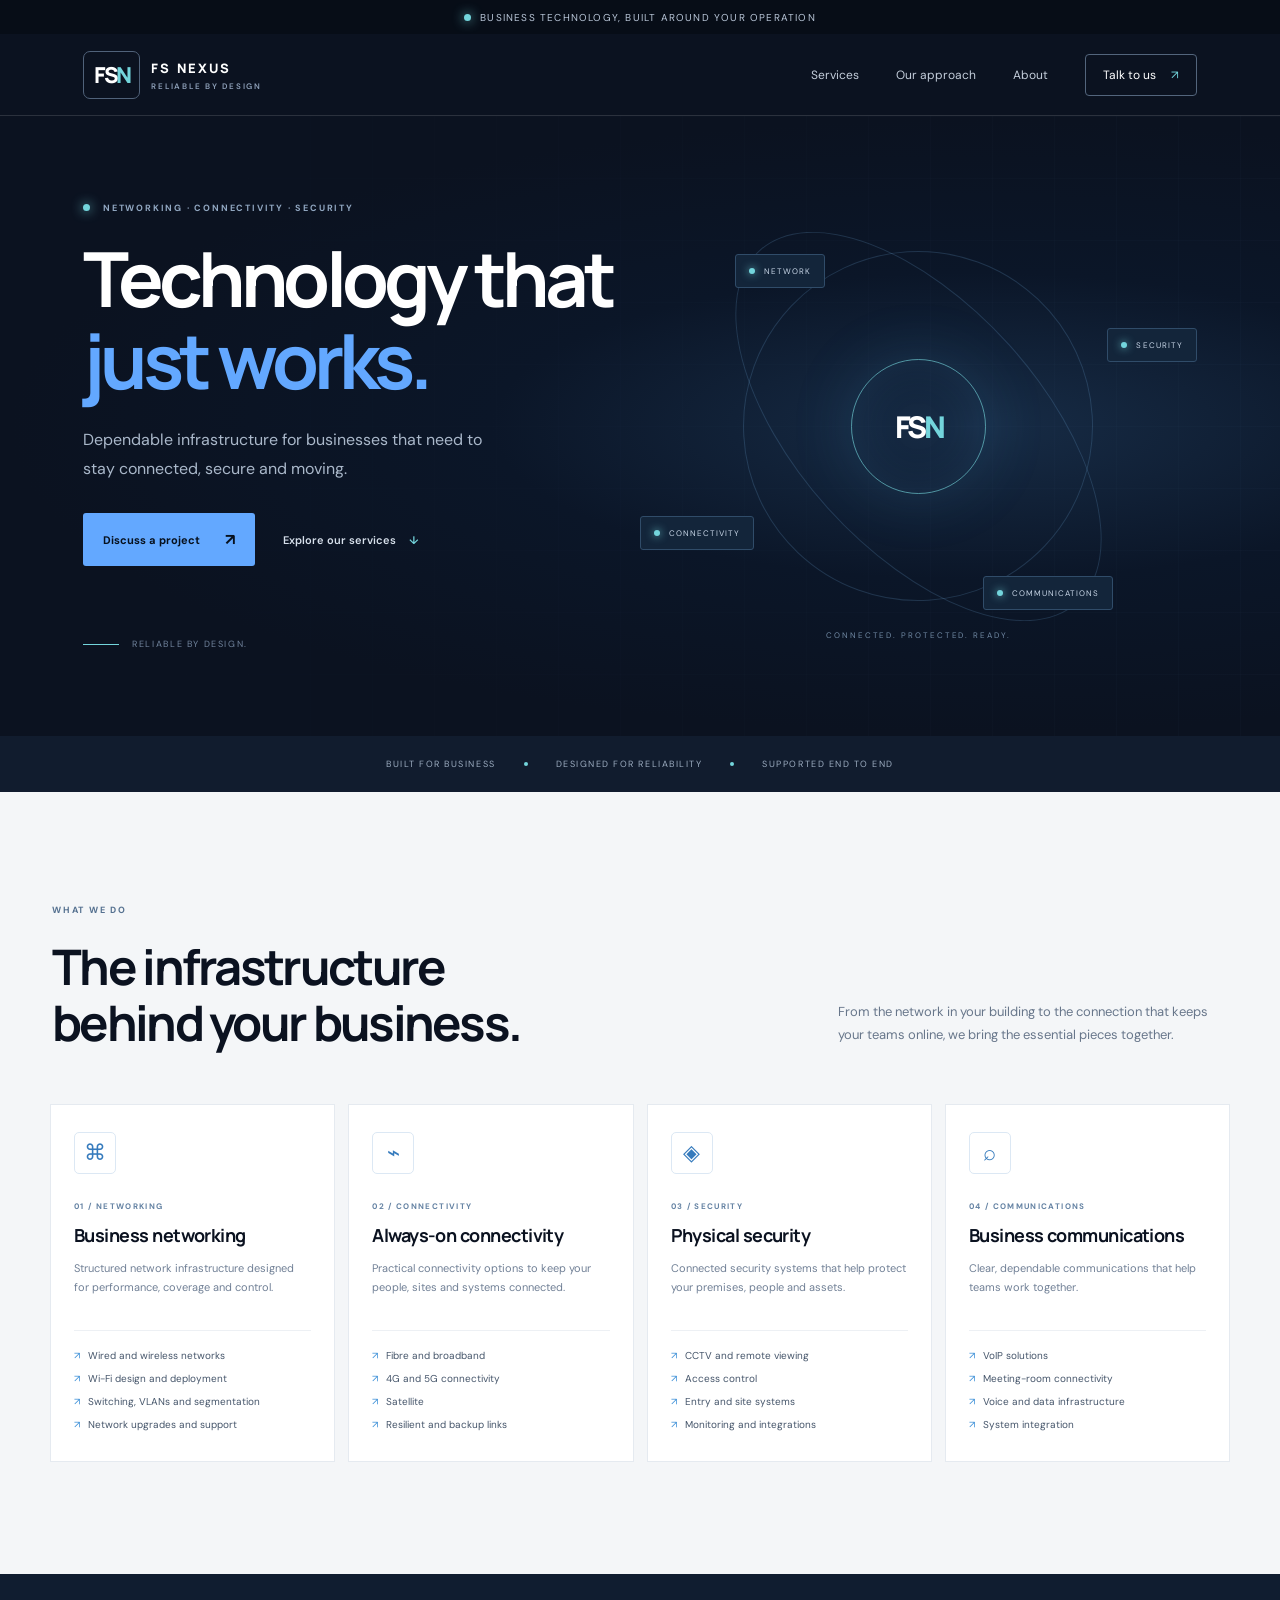
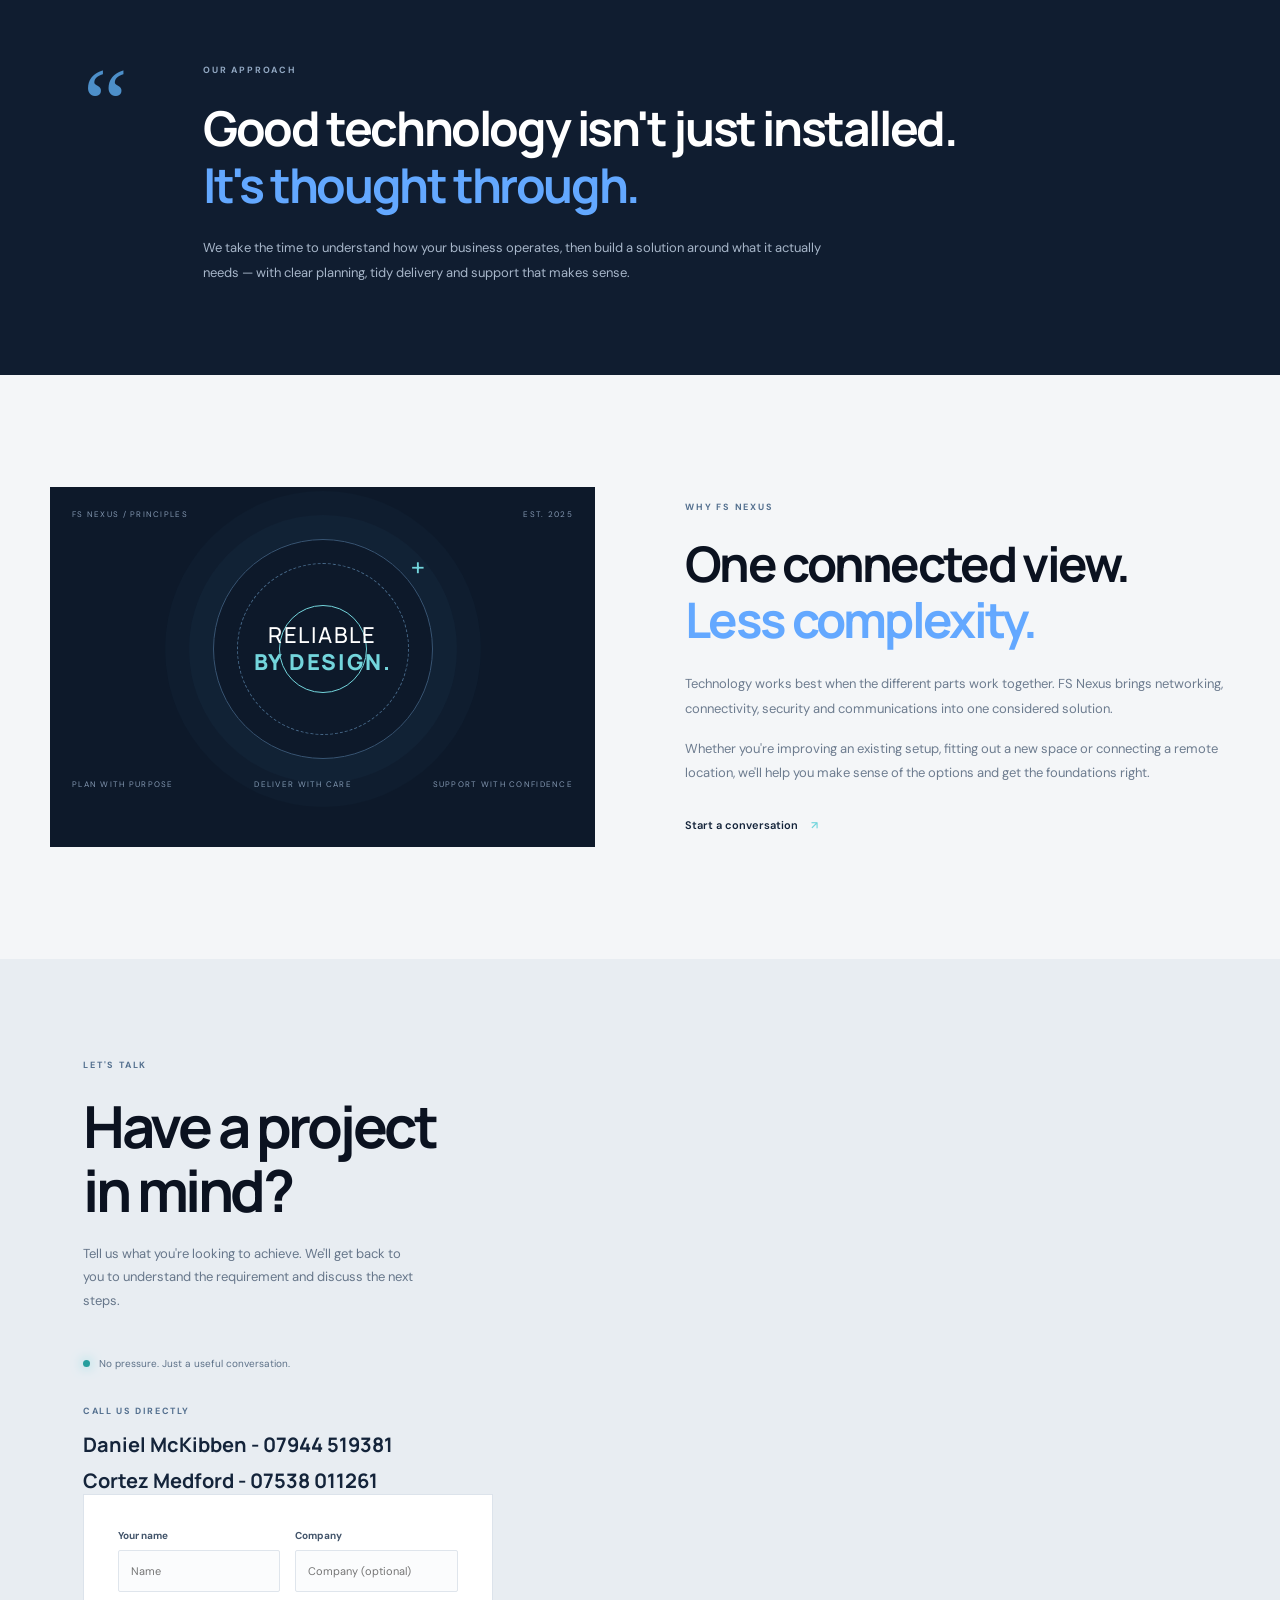
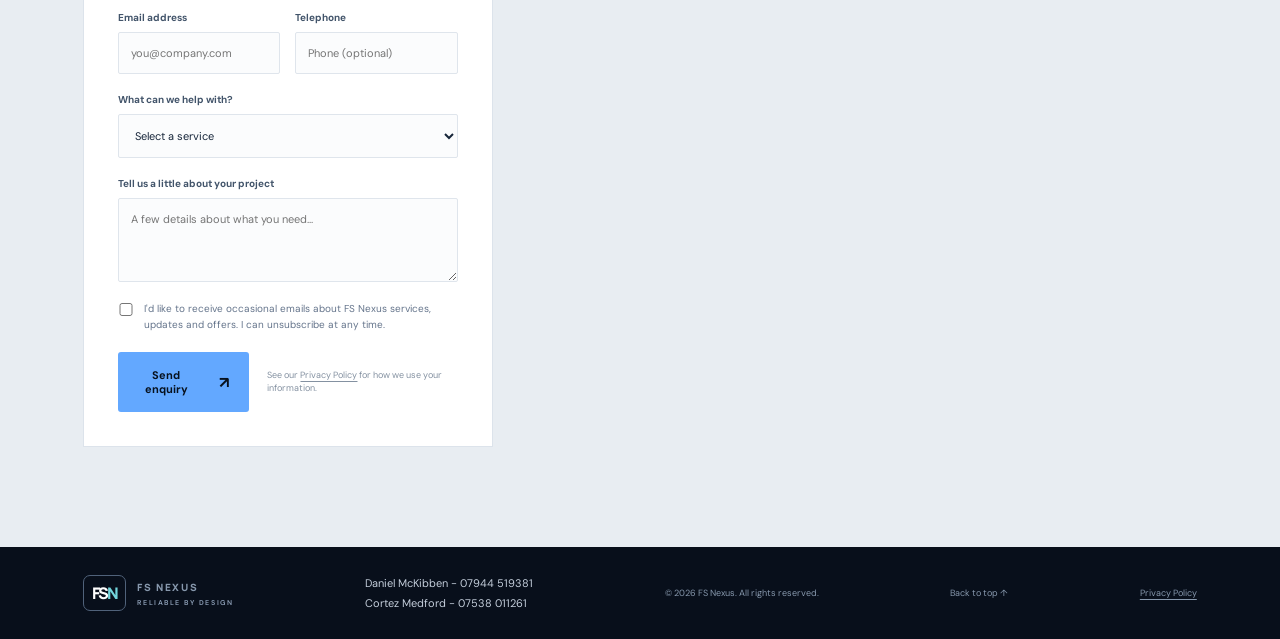
<file: index.html>
<!doctype html>
<html lang="en-GB">
<head>
  <meta charset="utf-8">
  <meta name="viewport" content="width=device-width, initial-scale=1">
  <meta name="theme-color" content="#0b1220">
  <meta name="description" content="FS Nexus delivers dependable business networking, connectivity, security and communications infrastructure. Reliable by Design.">
  <title>FS Nexus | Reliable by Design</title>
  <link rel="preconnect" href="https://fonts.googleapis.com">
  <link rel="preconnect" href="https://fonts.gstatic.com" crossorigin>
  <link href="https://fonts.googleapis.com/css2?family=DM+Sans:wght@400;500;600;700&family=Manrope:wght@400;500;600;700;800&display=swap" rel="stylesheet">
  <link rel="stylesheet" href="/styles.css">
  <script defer src="/script.js"></script>
</head>
<body>
  <div class="announcement"><span class="status-dot"></span> Business technology, built around your operation</div>
  <header class="site-header">
    <a class="brand" href="#home" aria-label="FS Nexus home">
      <span class="brand-mark">FS<span>N</span></span>
      <span class="brand-name">FS NEXUS<small>RELIABLE BY DESIGN</small></span>
    </a>
    <button class="menu-toggle" aria-label="Open navigation" aria-expanded="false">☰</button>
    <nav class="nav">
      <a href="#services">Services</a>
      <a href="#approach">Our approach</a>
      <a href="#about">About</a>
      <a class="nav-cta" href="#contact">Talk to us <span>↗</span></a>
    </nav>
  </header>

  <main id="home">
    <section class="hero">
      <div class="hero-grid"></div>
      <div class="hero-content">
        <p class="eyebrow"><span></span> NETWORKING · CONNECTIVITY · SECURITY</p>
        <h1>Technology that<br><em>just works.</em></h1>
        <p class="hero-copy">Dependable infrastructure for businesses that need to stay connected, secure and moving.</p>
        <div class="hero-actions">
          <a class="button button-primary" href="#contact">Discuss a project <span>↗</span></a>
          <a class="text-link" href="#services">Explore our services <span>↓</span></a>
        </div>
        <div class="hero-foot"><span class="line"></span><span>RELIABLE BY DESIGN.</span></div>
      </div>
      <div class="hero-visual" aria-hidden="true">
        <div class="orbit orbit-one"></div><div class="orbit orbit-two"></div>
        <div class="core"><div class="core-inner">FS<span>N</span></div></div>
        <div class="node node-a"><b></b><span>NETWORK</span></div>
        <div class="node node-b"><b></b><span>SECURITY</span></div>
        <div class="node node-c"><b></b><span>CONNECTIVITY</span></div>
        <div class="node node-d"><b></b><span>COMMUNICATIONS</span></div>
        <div class="visual-caption">CONNECTED. PROTECTED. READY.</div>
      </div>
    </section>

    <section class="trust-strip">
      <span>BUILT FOR BUSINESS</span><i></i><span>DESIGNED FOR RELIABILITY</span><i></i><span>SUPPORTED END TO END</span>
    </section>

    <section class="section services" id="services">
      <div class="section-heading">
        <div><p class="eyebrow">WHAT WE DO</p><h2>The infrastructure<br>behind your business.</h2></div>
        <p class="section-intro">From the network in your building to the connection that keeps your teams online, we bring the essential pieces together.</p>
      </div>
      <div class="service-grid">
        <article class="service-card"><div class="service-icon">⌘</div><p class="card-number">01 / NETWORKING</p><h3>Business networking</h3><p>Structured network infrastructure designed for performance, coverage and control.</p><ul><li>Wired and wireless networks</li><li>Wi-Fi design and deployment</li><li>Switching, VLANs and segmentation</li><li>Network upgrades and support</li></ul></article>
        <article class="service-card"><div class="service-icon">⌁</div><p class="card-number">02 / CONNECTIVITY</p><h3>Always-on connectivity</h3><p>Practical connectivity options to keep your people, sites and systems connected.</p><ul><li>Fibre and broadband</li><li>4G and 5G connectivity</li><li>Satellite</li><li>Resilient and backup links</li></ul></article>
        <article class="service-card"><div class="service-icon">◈</div><p class="card-number">03 / SECURITY</p><h3>Physical security</h3><p>Connected security systems that help protect your premises, people and assets.</p><ul><li>CCTV and remote viewing</li><li>Access control</li><li>Entry and site systems</li><li>Monitoring and integrations</li></ul></article>
        <article class="service-card"><div class="service-icon">⌕</div><p class="card-number">04 / COMMUNICATIONS</p><h3>Business communications</h3><p>Clear, dependable communications that help teams work together.</p><ul><li>VoIP solutions</li><li>Meeting-room connectivity</li><li>Voice and data infrastructure</li><li>System integration</li></ul></article>
      </div>
    </section>

    <section class="statement" id="approach">
      <div class="statement-mark">“</div>
      <div><p class="eyebrow">OUR APPROACH</p><h2>Good technology isn't just installed.<br><em>It's thought through.</em></h2><p>We take the time to understand how your business operates, then build a solution around what it actually needs — with clear planning, tidy delivery and support that makes sense.</p></div>
    </section>

    <section class="section about" id="about">
      <div class="about-panel"><div class="panel-top"><span>FS NEXUS / PRINCIPLES</span><span>EST. 2025</span></div><div class="panel-graphic"><div class="panel-ring"></div><div class="panel-cross">+</div><div class="panel-word">RELIABLE<br><strong>BY DESIGN.</strong></div></div><div class="panel-bottom"><span>PLAN WITH PURPOSE</span><span>DELIVER WITH CARE</span><span>SUPPORT WITH CONFIDENCE</span></div></div>
      <div class="about-copy"><p class="eyebrow">WHY FS NEXUS</p><h2>One connected view.<br><em>Less complexity.</em></h2><p>Technology works best when the different parts work together. FS Nexus brings networking, connectivity, security and communications into one considered solution.</p><p>Whether you're improving an existing setup, fitting out a new space or connecting a remote location, we'll help you make sense of the options and get the foundations right.</p><a class="text-link dark-link" href="#contact">Start a conversation <span>↗</span></a></div>
    </section>

    <section class="contact-section" id="contact">
      <div class="contact-copy"><p class="eyebrow">LET'S TALK</p><h2>Have a project<br>in mind?</h2><p>Tell us what you're looking to achieve. We'll get back to you to understand the requirement and discuss the next steps.</p><div class="contact-note"><span class="status-dot"></span> No pressure. Just a useful conversation.</div>

<div class="contact-phone">
  <p>CALL US DIRECTLY</p>
  <a href="tel:+447944519381">Daniel McKibben - 07944 519381</a>
  <a href="tel:+447538011261">Cortez Medford - 07538 011261</a>
</div>
      <form class="contact-form" id="contact-form">
        <div class="form-row"><label>Your name<input name="name" autocomplete="name" required maxlength="100" placeholder="Name"></label><label>Company<input name="company" autocomplete="organization" maxlength="120" placeholder="Company (optional)"></label></div>
        <div class="form-row"><label>Email address<input type="email" name="email" autocomplete="email" required maxlength="254" placeholder="you@company.com"></label><label>Telephone<input type="tel" name="phone" autocomplete="tel" maxlength="40" placeholder="Phone (optional)"></label></div>
        <label>What can we help with?<select name="service" required><option value="" disabled selected>Select a service</option><option>Business networking</option><option>Connectivity (fibre / 4G / 5G / Satellite )</option><option>CCTV and access control</option><option>Business communications / VoIP</option><option>Multiple services / wider project</option><option>Something else</option></select></label>
        <label>Tell us a little about your project<textarea name="message" rows="4" required maxlength="4000" placeholder="A few details about what you need..."></textarea></label>
        <label class="marketing-consent">
          <input type="checkbox" name="marketing_email" value="yes">
          <span>I'd like to receive occasional emails about FS Nexus services, updates and offers. I can unsubscribe at any time.</span>
        </label>
        <div class="form-foot"><button class="button button-primary" type="submit">Send enquiry <span>↗</span></button><span id="form-status" role="status" aria-live="polite">See our <a href="/privacy.html">Privacy Policy</a> for how we use your information.</span>
        <input class="honeypot" type="text" name="website" tabindex="-1" autocomplete="off" aria-hidden="true">
      </form>
    </section>
  </main>
  <footer class="footer">
  <a class="brand footer-brand" href="#home">
    <span class="brand-mark">FS<span>N</span></span>
    <span class="brand-name">FS NEXUS<small>RELIABLE BY DESIGN</small></span>
  </a>
  <div class="footer-phones">
    <a href="tel:+447944519381">Daniel McKibben - 07944 519381</a>
    <a href="tel:+447538011261">Cortez Medford - 07538 011261</a>
  </div>
  <span>© <span id="year"></span> FS Nexus. All rights reserved.</span>
  <a href="#home">Back to top ↑</a>
  <a href="/privacy.html">Privacy Policy</a>  
</footer>
</file>
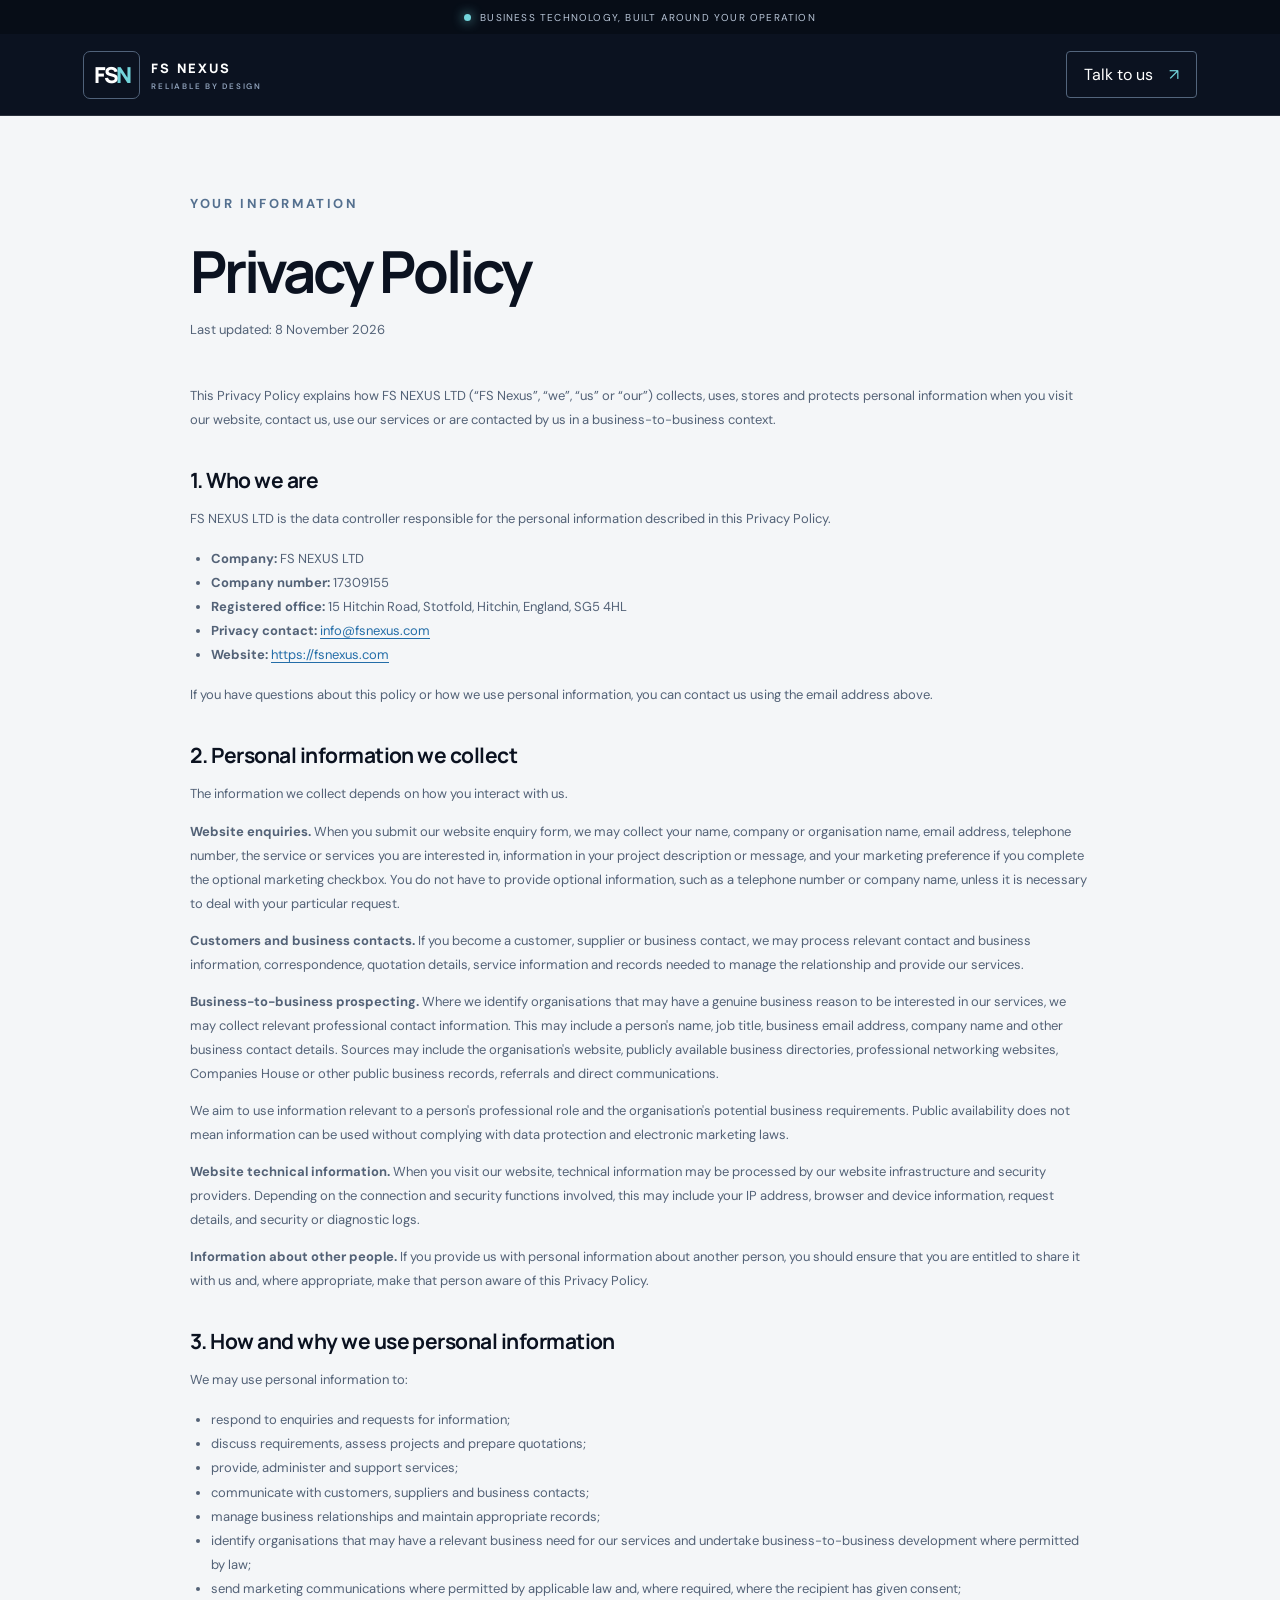
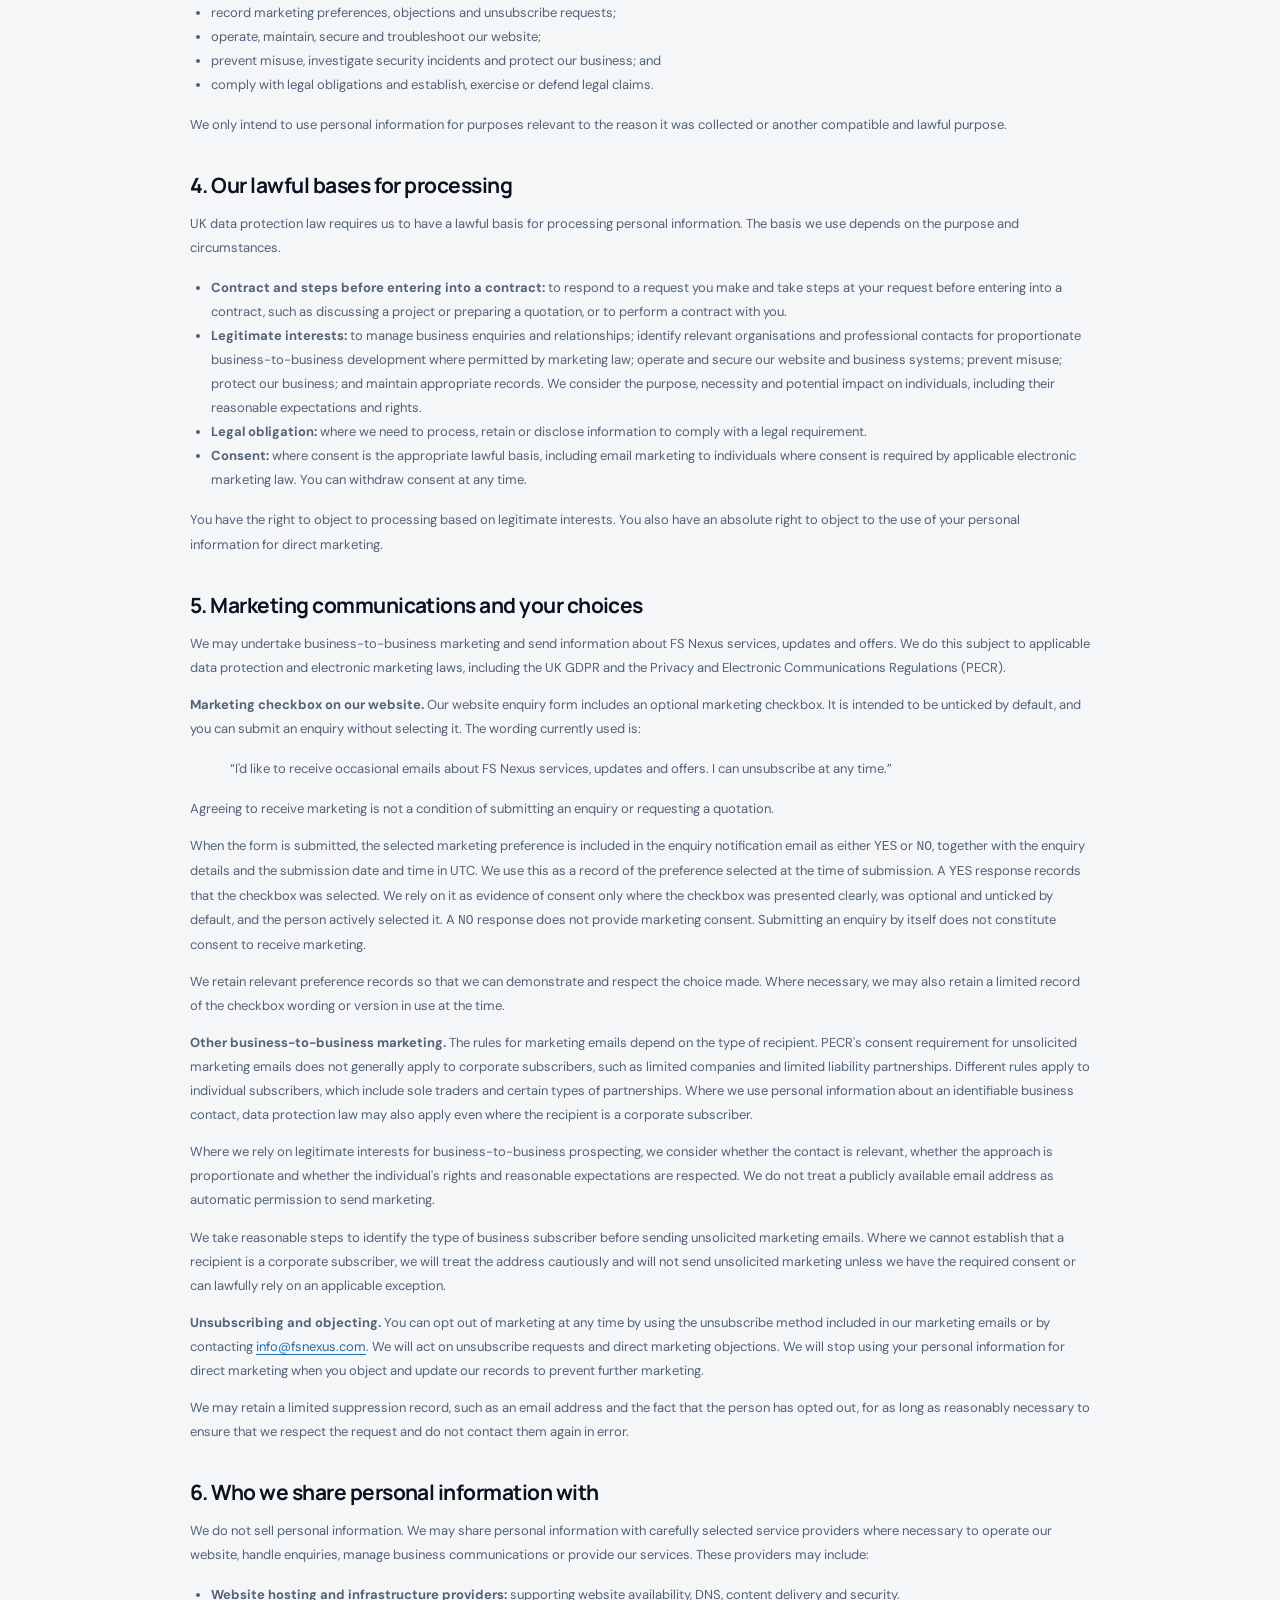
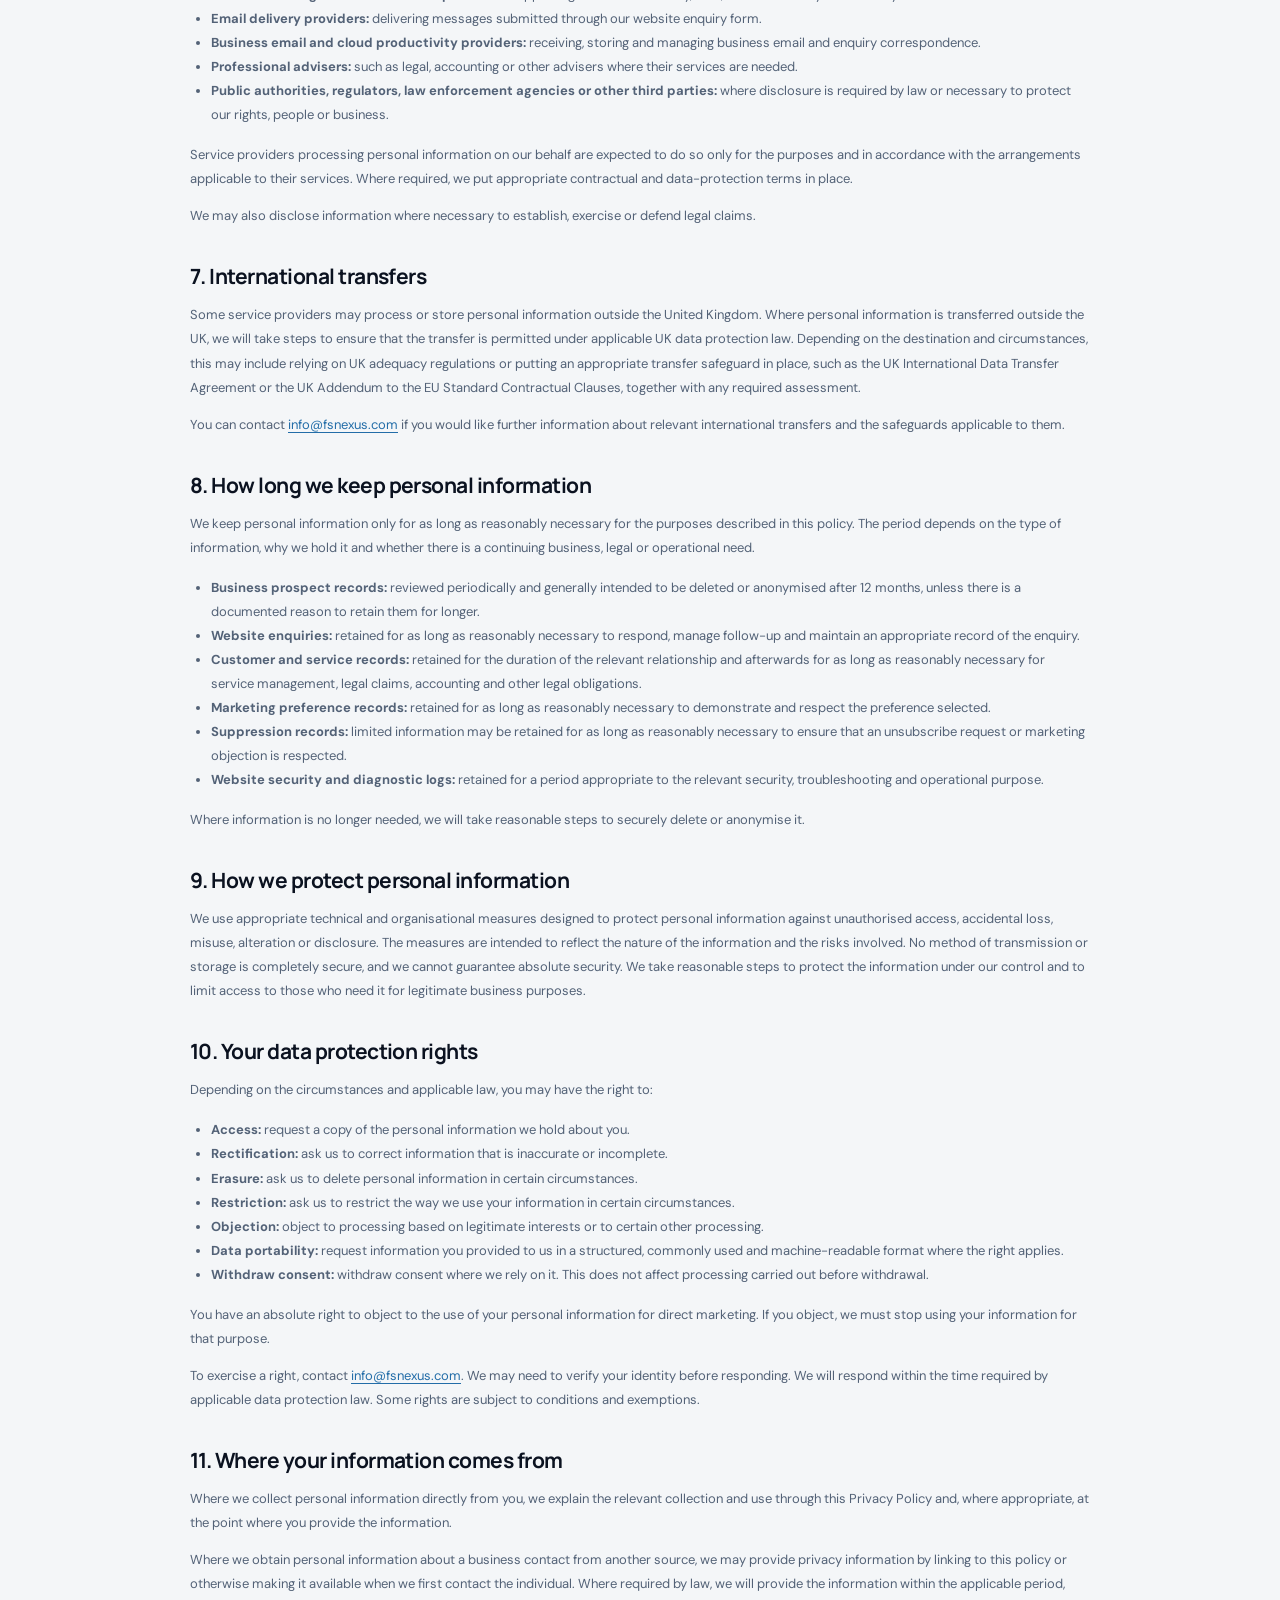
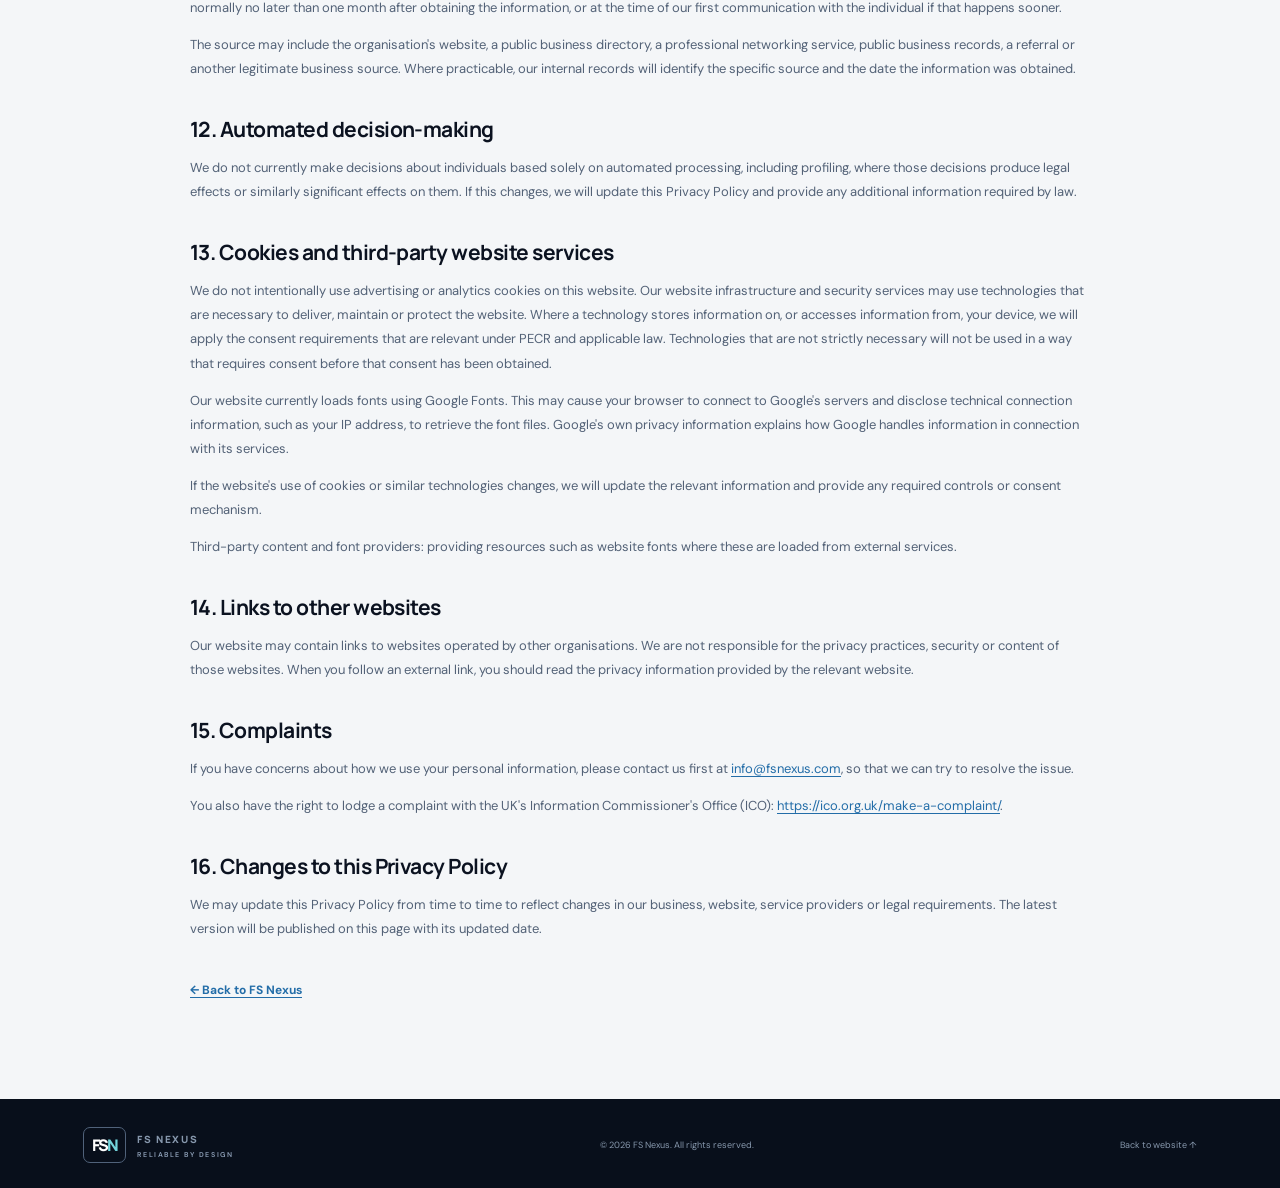
<file: privacy.html>
<!doctype html>
<html lang="en-GB">
<head>
  <meta charset="utf-8">
  <meta name="viewport" content="width=device-width, initial-scale=1">
  <meta name="theme-color" content="#0b1220">
  <meta name="description" content="Privacy notice explaining how FS NEXUS LTD collects and uses personal information.">
  <title>Privacy Policy | FS Nexus</title>
  <link rel="preconnect" href="https://fonts.googleapis.com">
  <link rel="preconnect" href="https://fonts.gstatic.com" crossorigin>
  <link href="https://fonts.googleapis.com/css2?family=DM+Sans:wght@400;500;600;700&family=Manrope:wght@400;500;600;700;800&display=swap" rel="stylesheet">
  <link rel="stylesheet" href="/styles.css">
  <style>
    .privacy-main{background:#f4f6f8;padding:76px 6.5% 100px}
    .privacy-wrap{max-width:900px;margin:0 auto}
    .privacy-wrap .eyebrow{color:#54708f}
    .privacy-wrap h1{font:700 clamp(38px,5vw,58px)/1.12 var(--display);letter-spacing:-.055em;margin:0 0 14px;color:#0b1220}
    .privacy-updated{font-size:11px;color:#718096;margin:0 0 42px}
    .privacy-wrap h2{font:700 21px var(--display);letter-spacing:-.025em;margin:34px 0 12px;color:#0b1220}
    .privacy-wrap p,.privacy-wrap li{font-size:13px;line-height:1.85;color:#536277}
    .privacy-wrap ul{padding-left:21px}
    .privacy-wrap a{color:#236da8;text-decoration:underline;text-underline-offset:3px}
    .privacy-back{display:inline-block;margin-top:28px;font-size:12px;font-weight:700;color:#14243a}
    @media(max-width:600px){.privacy-main{padding:58px 6% 75px}}
  </style>
</head>
<body>
  <div class="announcement"><span class="status-dot"></span> Business technology, built around your operation</div>
  <header class="site-header">
    <a class="brand" href="/" aria-label="FS Nexus home">
      <span class="brand-mark">FS<span>N</span></span>
      <span class="brand-name">FS NEXUS<small>RELIABLE BY DESIGN</small></span>
    </a>
    <a class="nav-cta" href="/#contact">Talk to us <span>↗</span></a>
  </header>

  <main class="privacy-main">
    <article class="privacy-wrap">
      <p class="eyebrow">YOUR INFORMATION</p>
      <h1>Privacy Policy</h1>
      <p class="privacy-updated">Last updated: 8 November 2026</p>

      <p>This Privacy Policy explains how FS NEXUS LTD (“FS Nexus”, “we”, “us” or “our”) collects, uses, stores and protects personal information when you visit our website, contact us, use our services or are contacted by us in a business-to-business context.</p>

      <h2>1. Who we are</h2>
      <p>FS NEXUS LTD is the data controller responsible for the personal information described in this Privacy Policy.</p>
      <ul>
        <li><strong>Company:</strong> FS NEXUS LTD</li>
        <li><strong>Company number:</strong> 17309155</li>
        <li><strong>Registered office:</strong> 15 Hitchin Road, Stotfold, Hitchin, England, SG5 4HL</li>
        <li><strong>Privacy contact:</strong> <a href="mailto:info@fsnexus.com">info@fsnexus.com</a></li>
        <li><strong>Website:</strong> <a href="https://fsnexus.com">https://fsnexus.com</a></li>
      </ul>
      <p>If you have questions about this policy or how we use personal information, you can contact us using the email address above.</p>

      <h2>2. Personal information we collect</h2>
      <p>The information we collect depends on how you interact with us.</p>
      <p><strong>Website enquiries.</strong> When you submit our website enquiry form, we may collect your name, company or organisation name, email address, telephone number, the service or services you are interested in, information in your project description or message, and your marketing preference if you complete the optional marketing checkbox. You do not have to provide optional information, such as a telephone number or company name, unless it is necessary to deal with your particular request.</p>
      <p><strong>Customers and business contacts.</strong> If you become a customer, supplier or business contact, we may process relevant contact and business information, correspondence, quotation details, service information and records needed to manage the relationship and provide our services.</p>
      <p><strong>Business-to-business prospecting.</strong> Where we identify organisations that may have a genuine business reason to be interested in our services, we may collect relevant professional contact information. This may include a person's name, job title, business email address, company name and other business contact details. Sources may include the organisation's website, publicly available business directories, professional networking websites, Companies House or other public business records, referrals and direct communications.</p>
      <p>We aim to use information relevant to a person's professional role and the organisation's potential business requirements. Public availability does not mean information can be used without complying with data protection and electronic marketing laws.</p>
      <p><strong>Website technical information.</strong> When you visit our website, technical information may be processed by our website infrastructure and security providers. Depending on the connection and security functions involved, this may include your IP address, browser and device information, request details, and security or diagnostic logs.</p>
      <p><strong>Information about other people.</strong> If you provide us with personal information about another person, you should ensure that you are entitled to share it with us and, where appropriate, make that person aware of this Privacy Policy.</p>

      <h2>3. How and why we use personal information</h2>
      <p>We may use personal information to:</p>
      <ul>
        <li>respond to enquiries and requests for information;</li>
        <li>discuss requirements, assess projects and prepare quotations;</li>
        <li>provide, administer and support services;</li>
        <li>communicate with customers, suppliers and business contacts;</li>
        <li>manage business relationships and maintain appropriate records;</li>
        <li>identify organisations that may have a relevant business need for our services and undertake business-to-business development where permitted by law;</li>
        <li>send marketing communications where permitted by applicable law and, where required, where the recipient has given consent;</li>
        <li>record marketing preferences, objections and unsubscribe requests;</li>
        <li>operate, maintain, secure and troubleshoot our website;</li>
        <li>prevent misuse, investigate security incidents and protect our business; and</li>
        <li>comply with legal obligations and establish, exercise or defend legal claims.</li>
      </ul>
      <p>We only intend to use personal information for purposes relevant to the reason it was collected or another compatible and lawful purpose.</p>

      <h2>4. Our lawful bases for processing</h2>
      <p>UK data protection law requires us to have a lawful basis for processing personal information. The basis we use depends on the purpose and circumstances.</p>
      <ul>
        <li><strong>Contract and steps before entering into a contract:</strong> to respond to a request you make and take steps at your request before entering into a contract, such as discussing a project or preparing a quotation, or to perform a contract with you.</li>
        <li><strong>Legitimate interests:</strong> to manage business enquiries and relationships; identify relevant organisations and professional contacts for proportionate business-to-business development where permitted by marketing law; operate and secure our website and business systems; prevent misuse; protect our business; and maintain appropriate records. We consider the purpose, necessity and potential impact on individuals, including their reasonable expectations and rights.</li>
        <li><strong>Legal obligation:</strong> where we need to process, retain or disclose information to comply with a legal requirement.</li>
        <li><strong>Consent:</strong> where consent is the appropriate lawful basis, including email marketing to individuals where consent is required by applicable electronic marketing law. You can withdraw consent at any time.</li>
      </ul>
      <p>You have the right to object to processing based on legitimate interests. You also have an absolute right to object to the use of your personal information for direct marketing.</p>

      <h2>5. Marketing communications and your choices</h2>
      <p>We may undertake business-to-business marketing and send information about FS Nexus services, updates and offers. We do this subject to applicable data protection and electronic marketing laws, including the UK GDPR and the Privacy and Electronic Communications Regulations (PECR).</p>
      <p><strong>Marketing checkbox on our website.</strong> Our website enquiry form includes an optional marketing checkbox. It is intended to be unticked by default, and you can submit an enquiry without selecting it. The wording currently used is:</p>
      <blockquote><p>“I'd like to receive occasional emails about FS Nexus services, updates and offers. I can unsubscribe at any time.”</p></blockquote>
      <p>Agreeing to receive marketing is not a condition of submitting an enquiry or requesting a quotation.</p>
      <p>When the form is submitted, the selected marketing preference is included in the enquiry notification email as either <code>YES</code> or <code>NO</code>, together with the enquiry details and the submission date and time in UTC. We use this as a record of the preference selected at the time of submission. A <code>YES</code> response records that the checkbox was selected. We rely on it as evidence of consent only where the checkbox was presented clearly, was optional and unticked by default, and the person actively selected it. A <code>NO</code> response does not provide marketing consent. Submitting an enquiry by itself does not constitute consent to receive marketing.</p>
      <p>We retain relevant preference records so that we can demonstrate and respect the choice made. Where necessary, we may also retain a limited record of the checkbox wording or version in use at the time.</p>
      <p><strong>Other business-to-business marketing.</strong> The rules for marketing emails depend on the type of recipient. PECR's consent requirement for unsolicited marketing emails does not generally apply to corporate subscribers, such as limited companies and limited liability partnerships. Different rules apply to individual subscribers, which include sole traders and certain types of partnerships. Where we use personal information about an identifiable business contact, data protection law may also apply even where the recipient is a corporate subscriber.</p>
      <p>Where we rely on legitimate interests for business-to-business prospecting, we consider whether the contact is relevant, whether the approach is proportionate and whether the individual's rights and reasonable expectations are respected. We do not treat a publicly available email address as automatic permission to send marketing.</p>
      <p>We take reasonable steps to identify the type of business subscriber before sending unsolicited marketing emails. Where we cannot establish that a recipient is a corporate subscriber, we will treat the address cautiously and will not send unsolicited marketing unless we have the required consent or can lawfully rely on an applicable exception.</p>
      <p><strong>Unsubscribing and objecting.</strong> You can opt out of marketing at any time by using the unsubscribe method included in our marketing emails or by contacting <a href="mailto:info@fsnexus.com">info@fsnexus.com</a>. We will act on unsubscribe requests and direct marketing objections. We will stop using your personal information for direct marketing when you object and update our records to prevent further marketing.</p>
      <p>We may retain a limited suppression record, such as an email address and the fact that the person has opted out, for as long as reasonably necessary to ensure that we respect the request and do not contact them again in error.</p>

      <h2>6. Who we share personal information with</h2>
      <p>We do not sell personal information. We may share personal information with carefully selected service providers where necessary to operate our website, handle enquiries, manage business communications or provide our services. These providers may include:</p>
      <ul>
        <li><strong>Website hosting and infrastructure providers:</strong> supporting website availability, DNS, content delivery and security.</li>
        <li><strong>Email delivery providers:</strong> delivering messages submitted through our website enquiry form.</li>
        <li><strong>Business email and cloud productivity providers:</strong> receiving, storing and managing business email and enquiry correspondence.</li>
        <li><strong>Professional advisers:</strong> such as legal, accounting or other advisers where their services are needed.</li>
        <li><strong>Public authorities, regulators, law enforcement agencies or other third parties:</strong> where disclosure is required by law or necessary to protect our rights, people or business.</li>
      </ul>
      <p>Service providers processing personal information on our behalf are expected to do so only for the purposes and in accordance with the arrangements applicable to their services. Where required, we put appropriate contractual and data-protection terms in place.</p>
      <p>We may also disclose information where necessary to establish, exercise or defend legal claims.</p>

      <h2>7. International transfers</h2>
      <p>Some service providers may process or store personal information outside the United Kingdom. Where personal information is transferred outside the UK, we will take steps to ensure that the transfer is permitted under applicable UK data protection law. Depending on the destination and circumstances, this may include relying on UK adequacy regulations or putting an appropriate transfer safeguard in place, such as the UK International Data Transfer Agreement or the UK Addendum to the EU Standard Contractual Clauses, together with any required assessment.</p>
      <p>You can contact <a href="mailto:info@fsnexus.com">info@fsnexus.com</a> if you would like further information about relevant international transfers and the safeguards applicable to them.</p>

      <h2>8. How long we keep personal information</h2>
      <p>We keep personal information only for as long as reasonably necessary for the purposes described in this policy. The period depends on the type of information, why we hold it and whether there is a continuing business, legal or operational need.</p>
      <ul>
        <li><strong>Business prospect records:</strong> reviewed periodically and generally intended to be deleted or anonymised after 12 months, unless there is a documented reason to retain them for longer.</li>
        <li><strong>Website enquiries:</strong> retained for as long as reasonably necessary to respond, manage follow-up and maintain an appropriate record of the enquiry.</li>
        <li><strong>Customer and service records:</strong> retained for the duration of the relevant relationship and afterwards for as long as reasonably necessary for service management, legal claims, accounting and other legal obligations.</li>
        <li><strong>Marketing preference records:</strong> retained for as long as reasonably necessary to demonstrate and respect the preference selected.</li>
        <li><strong>Suppression records:</strong> limited information may be retained for as long as reasonably necessary to ensure that an unsubscribe request or marketing objection is respected.</li>
        <li><strong>Website security and diagnostic logs:</strong> retained for a period appropriate to the relevant security, troubleshooting and operational purpose.</li>
      </ul>
      <p>Where information is no longer needed, we will take reasonable steps to securely delete or anonymise it.</p>

      <h2>9. How we protect personal information</h2>
      <p>We use appropriate technical and organisational measures designed to protect personal information against unauthorised access, accidental loss, misuse, alteration or disclosure. The measures are intended to reflect the nature of the information and the risks involved. No method of transmission or storage is completely secure, and we cannot guarantee absolute security. We take reasonable steps to protect the information under our control and to limit access to those who need it for legitimate business purposes.</p>

      <h2>10. Your data protection rights</h2>
      <p>Depending on the circumstances and applicable law, you may have the right to:</p>
      <ul>
        <li><strong>Access:</strong> request a copy of the personal information we hold about you.</li>
        <li><strong>Rectification:</strong> ask us to correct information that is inaccurate or incomplete.</li>
        <li><strong>Erasure:</strong> ask us to delete personal information in certain circumstances.</li>
        <li><strong>Restriction:</strong> ask us to restrict the way we use your information in certain circumstances.</li>
        <li><strong>Objection:</strong> object to processing based on legitimate interests or to certain other processing.</li>
        <li><strong>Data portability:</strong> request information you provided to us in a structured, commonly used and machine-readable format where the right applies.</li>
        <li><strong>Withdraw consent:</strong> withdraw consent where we rely on it. This does not affect processing carried out before withdrawal.</li>
      </ul>
      <p>You have an absolute right to object to the use of your personal information for direct marketing. If you object, we must stop using your information for that purpose.</p>
      <p>To exercise a right, contact <a href="mailto:info@fsnexus.com">info@fsnexus.com</a>. We may need to verify your identity before responding. We will respond within the time required by applicable data protection law. Some rights are subject to conditions and exemptions.</p>

      <h2>11. Where your information comes from</h2>
      <p>Where we collect personal information directly from you, we explain the relevant collection and use through this Privacy Policy and, where appropriate, at the point where you provide the information.</p>
      <p>Where we obtain personal information about a business contact from another source, we may provide privacy information by linking to this policy or otherwise making it available when we first contact the individual. Where required by law, we will provide the information within the applicable period, normally no later than one month after obtaining the information, or at the time of our first communication with the individual if that happens sooner.</p>
      <p>The source may include the organisation's website, a public business directory, a professional networking service, public business records, a referral or another legitimate business source. Where practicable, our internal records will identify the specific source and the date the information was obtained.</p>

      <h2>12. Automated decision-making</h2>
      <p>We do not currently make decisions about individuals based solely on automated processing, including profiling, where those decisions produce legal effects or similarly significant effects on them. If this changes, we will update this Privacy Policy and provide any additional information required by law.</p>

      <h2>13. Cookies and third-party website services</h2>
      <p>We do not intentionally use advertising or analytics cookies on this website. Our website infrastructure and security services may use technologies that are necessary to deliver, maintain or protect the website. Where a technology stores information on, or accesses information from, your device, we will apply the consent requirements that are relevant under PECR and applicable law. Technologies that are not strictly necessary will not be used in a way that requires consent before that consent has been obtained.</p>
      <p>Our website currently loads fonts using Google Fonts. This may cause your browser to connect to Google's servers and disclose technical connection information, such as your IP address, to retrieve the font files. Google's own privacy information explains how Google handles information in connection with its services.</p>
      <p>If the website's use of cookies or similar technologies changes, we will update the relevant information and provide any required controls or consent mechanism.</p>
      <p>Third-party content and font providers: providing resources such as website fonts where these are loaded from external services.</p>

      <h2>14. Links to other websites</h2>
      <p>Our website may contain links to websites operated by other organisations. We are not responsible for the privacy practices, security or content of those websites. When you follow an external link, you should read the privacy information provided by the relevant website.</p>

      <h2>15. Complaints</h2>
      <p>If you have concerns about how we use your personal information, please contact us first at <a href="mailto:info@fsnexus.com">info@fsnexus.com</a>, so that we can try to resolve the issue.</p>
      <p>You also have the right to lodge a complaint with the UK's Information Commissioner's Office (ICO): <a href="https://ico.org.uk/make-a-complaint/">https://ico.org.uk/make-a-complaint/</a>.</p>

      <h2>16. Changes to this Privacy Policy</h2>
      <p>We may update this Privacy Policy from time to time to reflect changes in our business, website, service providers or legal requirements. The latest version will be published on this page with its updated date.</p>

      <a class="privacy-back" href="/">← Back to FS Nexus</a>
    </article>
  </main>

  <footer class="footer">
    <a class="brand footer-brand" href="/">
      <span class="brand-mark">FS<span>N</span></span>
      <span class="brand-name">FS NEXUS<small>RELIABLE BY DESIGN</small></span>
    </a>
    <span>© <span id="year"></span> FS Nexus. All rights reserved.</span>
    <a href="/">Back to website ↑</a>
  </footer>
  <script>document.querySelector('#year').textContent = new Date().getFullYear();</script>
</body>
</html>
</file>
<file: styles.css>
@import url('https://fonts.googleapis.com/css2?family=DM+Sans:wght@400;500;600;700&family=Manrope:wght@400;500;600;700;800&display=swap');
:root{--ink:#0b1220;--ink2:#111c2e;--blue:#63a8ff;--cyan:#73d5dc;--muted:#9aa8bb;--paper:#f4f6f8;--white:#fff;--line:rgba(255,255,255,.13);--font:'DM Sans',sans-serif;--display:'Manrope',sans-serif}
*{box-sizing:border-box}html{scroll-behavior:smooth}body{margin:0;background:var(--paper);color:var(--ink);font-family:var(--font);-webkit-font-smoothing:antialiased}a{color:inherit;text-decoration:none}.announcement{height:34px;background:#070d17;color:#b9c6d8;display:flex;align-items:center;justify-content:center;gap:9px;font-size:10px;letter-spacing:.12em;text-transform:uppercase}.status-dot,.eyebrow span{display:inline-block;width:7px;height:7px;border-radius:50%;background:var(--cyan);box-shadow:0 0 12px #73d5dc}.site-header{height:82px;background:#0b1220;color:white;display:flex;align-items:center;justify-content:space-between;padding:0 max(calc((100% - 1180px)/2),6.5%);position:relative;z-index:5;border-bottom:1px solid var(--line)}.brand{display:flex;align-items:center;gap:11px}.brand-mark{font:800 22px var(--display);letter-spacing:-.12em;color:white;border:1px solid #50627a;padding:8px 10px;border-radius:7px}.brand-mark span{color:var(--cyan)}.brand-name{font:800 13px var(--display);letter-spacing:.16em}.brand-name small{display:block;font:600 8px var(--font);letter-spacing:.22em;color:#8ea0b8;margin-top:4px}.nav{display:flex;align-items:center;gap:37px;font-size:12px;color:#c4cedb}.nav a:hover{color:white}.nav-cta{border:1px solid #53657c;border-radius:4px;padding:12px 17px;color:white}.nav-cta span{color:var(--cyan);margin-left:12px}.menu-toggle{display:none;background:none;border:0;color:white;font-size:24px}
.hero{min-height:620px;background:radial-gradient(ellipse at 76% 50%,#172c46 0%,#0b1628 35%,#0b1220 70%);color:white;position:relative;overflow:hidden;display:grid;grid-template-columns:1fr 1fr;align-items:center;padding:70px max(calc((100% - 1180px)/2),6.5%)}.hero-grid{position:absolute;inset:0;opacity:.14;background-image:linear-gradient(rgba(130,170,210,.18) 1px,transparent 1px),linear-gradient(90deg,rgba(130,170,210,.18) 1px,transparent 1px);background-size:62px 62px;mask-image:linear-gradient(90deg,transparent,black)}.hero-content{position:relative;z-index:1;max-width:550px}.eyebrow{font-size:9px;letter-spacing:.2em;font-weight:700;color:#91a7c1;margin:0 0 23px}.eyebrow span{margin-right:9px}.hero h1{font:700 clamp(48px,6vw,76px)/1.08 var(--display);letter-spacing:-.065em;margin:0}.hero h1 em,.statement h2 em,.about-copy h2 em{font-style:normal;color:var(--blue)}.hero-copy{font-size:16px;line-height:1.8;color:#aab8ca;max-width:430px;margin:25px 0 30px}.hero-actions{display:flex;align-items:center;gap:28px}.button{display:inline-flex;align-items:center;justify-content:center;gap:25px;border:0;border-radius:3px;padding:16px 20px;font:700 11px var(--font);cursor:pointer}.button-primary{background:var(--blue);color:#07111e}.button-primary:hover{background:#8bc0ff}.button span{font-size:16px}.text-link{font-size:11px;font-weight:600;color:#d7e0eb}.text-link span{margin-left:10px;color:var(--cyan)}.hero-foot{display:flex;align-items:center;gap:13px;margin-top:72px;font-size:9px;letter-spacing:.18em;color:#71849d}.hero-foot .line{width:36px;height:1px;background:var(--cyan)}
.hero-visual{height:420px;position:relative;display:grid;place-items:center}.orbit{position:absolute;border:1px solid rgba(117,177,226,.2);border-radius:50%;transform:rotate(-25deg)}.orbit-one{width:350px;height:350px}.orbit-two{width:475px;height:245px;transform:rotate(48deg)}.core{width:135px;height:135px;border:1px solid rgba(115,213,220,.65);border-radius:50%;display:grid;place-items:center;box-shadow:0 0 65px rgba(74,159,218,.15),inset 0 0 45px rgba(74,159,218,.1);z-index:1}.core-inner{font:800 30px var(--display);letter-spacing:-.12em}.core-inner span{color:var(--cyan)}.node{position:absolute;z-index:2;background:#13253a;border:1px solid #304c69;border-radius:3px;padding:11px 13px;display:flex;align-items:center;gap:9px;color:#c8d6e7;font-size:8px;letter-spacing:.13em}.node b{width:6px;height:6px;border-radius:50%;background:var(--cyan);box-shadow:0 0 9px var(--cyan)}.node-a{top:38px;left:17%}.node-b{top:112px;right:0}.node-c{bottom:86px;left:0}.node-d{bottom:26px;right:15%}.visual-caption{position:absolute;bottom:-4px;font-size:8px;letter-spacing:.24em;color:#7189a4}
.trust-strip{background:#111c2e;color:#9cacc0;display:flex;justify-content:center;align-items:center;gap:28px;padding:22px 15px;font-size:9px;letter-spacing:.17em}.trust-strip i{height:4px;width:4px;border-radius:50%;background:var(--cyan)}
.section{max-width:1180px;margin:auto;padding:112px 0}.section-heading{display:flex;justify-content:space-between;align-items:end;margin-bottom:52px;padding:0 2px}.section-heading h2,.about-copy h2{font:700 clamp(34px,4vw,49px)/1.15 var(--display);letter-spacing:-.055em;margin:0}.section-intro{max-width:390px;color:#68778b;font-size:13px;line-height:1.8;margin:0 0 5px}.services .eyebrow,.about-copy .eyebrow{color:#54708f}.service-grid{display:grid;grid-template-columns:repeat(4,1fr);gap:13px}.service-card{background:white;border:1px solid #e5eaf0;padding:27px 23px 25px;min-height:340px;transition:transform .2s,border-color .2s}.service-card:hover{transform:translateY(-5px);border-color:#9bc7f5}.service-icon{width:42px;height:42px;display:grid;place-items:center;border:1px solid #dce8f4;color:#367bbd;font-size:22px;border-radius:5px;margin-bottom:27px}.card-number{font-size:8px;letter-spacing:.17em;color:#6482a3;font-weight:700}.service-card h3{font:700 18px var(--display);letter-spacing:-.03em;margin:12px 0}.service-card>p:not(.card-number){font-size:11px;line-height:1.75;color:#718096;min-height:58px}.service-card ul{list-style:none;padding:13px 0 0;margin:13px 0 0;border-top:1px solid #edf0f4}.service-card li{font-size:10px;color:#45556a;padding:5px 0}.service-card li:before{content:'↗';color:#3b8fd7;margin-right:8px}
.statement{background:#101d30;color:white;padding:90px max(calc((100% - 1180px)/2),6.5%);display:grid;grid-template-columns:100px 1fr;gap:20px}.statement-mark{font:100px/.8 Georgia;color:#4d8fc9}.statement h2{font:700 clamp(32px,4vw,48px)/1.2 var(--display);letter-spacing:-.05em;margin:0 0 22px}.statement>div:last-child>p:last-child{max-width:650px;color:#a7b6c9;font-size:13px;line-height:1.9;margin:0}
.about{display:grid;grid-template-columns:1fr 1fr;gap:90px;align-items:center}.about-panel{background:#0d192a;color:white;padding:22px;min-height:360px;position:relative;overflow:hidden}.panel-top,.panel-bottom{display:flex;justify-content:space-between;font-size:8px;letter-spacing:.16em;color:#8397b1}.panel-graphic{height:260px;display:grid;place-items:center;position:relative}.panel-ring{width:220px;height:220px;border:1px solid #385573;border-radius:50%;position:absolute;box-shadow:0 0 0 24px rgba(83,143,194,.04),0 0 0 48px rgba(83,143,194,.03)}.panel-ring:before,.panel-ring:after{content:'';position:absolute;inset:23px;border:1px dashed #466888;border-radius:50%}.panel-ring:after{inset:65px;border-style:solid;border-color:#73d5dc}.panel-cross{position:absolute;color:#73d5dc;font-size:25px;transform:translate(95px,-83px)}.panel-word{position:relative;font:500 22px/1.25 var(--display);letter-spacing:.08em;text-align:center}.panel-word strong{color:var(--cyan);font-weight:800}.about-copy h2{margin-bottom:24px}.about-copy>p:not(.eyebrow){font-size:13px;line-height:1.9;color:#6d7c8f;margin:0 0 15px}.dark-link{display:inline-block;color:#14243a;margin-top:17px}
.contact-section{background:#e8edf2;padding:100px max(calc((100% - 1180px)/2),6.5%);display:grid;grid-template-columns:.8fr 1.2fr;gap:90px}.contact-copy .eyebrow{color:#54708f}.contact-copy h2{font:700 clamp(40px,5vw,58px)/1.1 var(--display);letter-spacing:-.06em;margin:0 0 20px}.contact-copy>p:not(.eyebrow){font-size:13px;line-height:1.8;color:#66768a;max-width:340px}.contact-note{margin-top:45px;color:#5d7188;font-size:10px;display:flex;align-items:center;gap:9px}.contact-note .status-dot{background:#269e9d}.contact-form{background:white;padding:34px;border:1px solid #dce3eb;display:flex;flex-direction:column;gap:19px}.form-row{display:grid;grid-template-columns:1fr 1fr;gap:15px}.contact-form label{font-size:10px;font-weight:700;color:#42546a;display:flex;flex-direction:column;gap:8px}.contact-form input,.contact-form select,.contact-form textarea{width:100%;border:1px solid #dfe5ec;background:#fbfcfd;padding:13px 12px;font:11px var(--font);color:#17263a;border-radius:2px;outline:none}.contact-form input:focus,.contact-form select:focus,.contact-form textarea:focus{border-color:#5b9bd8;box-shadow:0 0 0 3px rgba(91,155,216,.12)}.contact-form textarea{resize:vertical}.form-foot{display:flex;align-items:center;gap:18px}.form-foot>span{font-size:9px;color:#8491a1;line-height:1.5}.honeypot{position:absolute!important;left:-10000px!important;width:1px!important;height:1px!important}.footer{background:#080f1b;color:#8798ad;padding:28px max(calc((100% - 1180px)/2),6.5%);display:flex;justify-content:space-between;align-items:center;font-size:9px}.footer-brand .brand-mark{font-size:16px;padding:6px 8px}.footer-brand .brand-name{font-size:10px}.footer-brand .brand-name small{font-size:7px}
@media(max-width:1250px){.section{padding-left:6.5%;padding-right:6.5%}.about{gap:55px}}
@media(max-width:850px){.hero{grid-template-columns:1fr;padding-top:75px;padding-bottom:50px}.hero-visual{height:350px;margin-top:35px}.service-grid{grid-template-columns:repeat(2,1fr)}.section-heading{display:block}.section-intro{margin-top:22px}.about{grid-template-columns:1fr;gap:45px}.contact-section{grid-template-columns:1fr;gap:35px}.statement{grid-template-columns:55px 1fr}.statement-mark{font-size:75px}}
@media(max-width:600px){.site-header{height:70px;padding:0 6%}.menu-toggle{display:block}.nav{display:none;position:absolute;top:69px;left:0;right:0;background:#0b1220;padding:20px 6% 25px;flex-direction:column;align-items:stretch;gap:20px;border-top:1px solid var(--line)}.nav.open{display:flex}.nav-cta{text-align:center}.announcement{font-size:8px}.hero{padding-left:6%;padding-right:6%;min-height:auto}.hero h1{font-size:51px}.hero-copy{font-size:14px}.hero-actions{align-items:flex-start;flex-direction:column;gap:19px}.hero-foot{margin-top:48px}.hero-visual{height:290px;transform:scale(.83);margin:-5px -25px 0}.node{font-size:7px;padding:8px}.node-a{left:8%}.node-b{right:-2%}.node-c{left:-4%}.node-d{right:5%}.trust-strip{gap:10px;flex-wrap:wrap;font-size:7px;padding:17px 8px}.trust-strip i{width:3px;height:3px}.section{padding:75px 6%}.section-heading h2,.about-copy h2{font-size:37px}.service-grid{grid-template-columns:1fr}.service-card{min-height:0}.service-card>p:not(.card-number){min-height:0}.statement{padding:65px 6%;grid-template-columns:35px 1fr;gap:12px}.statement-mark{font-size:55px}.statement h2{font-size:32px}.about-panel{min-height:320px;padding:17px}.panel-graphic{height:235px}.panel-ring{width:190px;height:190px}.panel-word{font-size:19px}.contact-section{padding:70px 6%;gap:28px}.contact-copy h2{font-size:46px}.contact-form{padding:22px 17px}.form-row{grid-template-columns:1fr;gap:18px}.form-foot{align-items:flex-start;flex-direction:column;gap:12px}.footer{padding:24px 6%;gap:18px;flex-wrap:wrap}.footer>span{order:3;width:100%}}
.contact-phone {
  margin-top: 35px;
  display: flex;
  flex-direction: column;
  gap: 9px;
}

.contact-phone p {
  font-size: 9px;
  font-weight: 700;
  letter-spacing: .18em;
  color: #54708f;
  margin: 0 0 5px;
}

.contact-phone a {
  font: 700 20px var(--display);
  color: #14243a;
}

.contact-phone a:hover,
.footer-phones a:hover {
  color: var(--blue);
}

.footer-phones {
  display: flex;
  flex-direction: column;
  gap: 6px;
}

.footer-phones a {
  color: #c4cedb;
  font-size: 11px;
}
.contact-phone a {
  display: block;
  width: fit-content;
}
.marketing-consent {
  display: flex !important;
  flex-direction: row !important;
  align-items: flex-start;
  gap: 10px !important;
  font-weight: 400 !important;
  line-height: 1.6;
}

.marketing-consent input[type="checkbox"] {
  width: 16px;
  min-width: 16px;
  margin: 2px 0 0;
  padding: 0;
}

.marketing-consent span {
  font-size: 10px;
  color: #64748b;
}

.privacy-notice {
  margin: 0;
  font-size: 9px;
  color: #8491a1;
}

.contact-form a,
.footer a[href="/privacy.html"] {
  text-decoration: underline;
  text-underline-offset: 3px;
}
</file>
